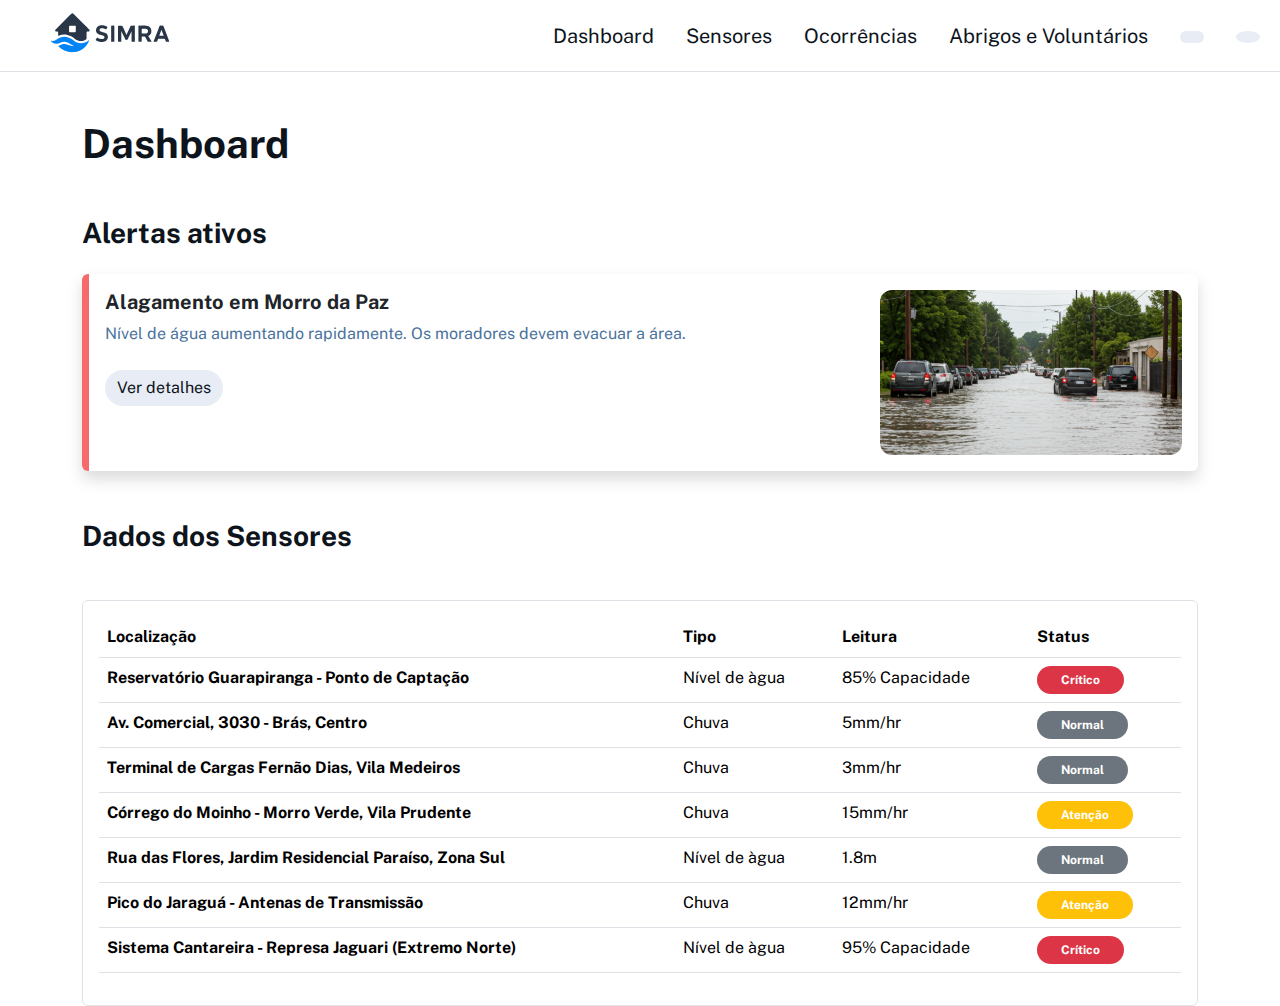
<file: index.html>
<!DOCTYPE html>
<html lang="pt-br">
<head>
    <meta charset="UTF-8">
    <meta name="viewport" content="width=device-width, initial-scale=1.0">
    <title>Simra</title>
    <link rel="stylesheet" href="css/style.css">
    <link href="https://cdn.jsdelivr.net/npm/bootstrap@5.3.3/dist/css/bootstrap.min.css" rel="stylesheet">
    <script src="https://cdn.jsdelivr.net/npm/bootstrap@5.3.3/dist/js/bootstrap.bundle.min.js"></script>
    <link rel="stylesheet" href="https://cdnjs.cloudflare.com/ajax/libs/font-awesome/6.6.0/css/all.min.css" integrity="sha512-Kc323vGBEqzTmouAECnVceyQqyqdsSiqLQISBL29aUW4U/M7pSPA/gEUZQqv1cwx4OnYxTxve5UMg5GT6L4JJg==" crossorigin="anonymous" referrerpolicy="no-referrer" />
    <link rel="preconnect" href="https://fonts.googleapis.com">
    <link rel="preconnect" href="https://fonts.gstatic.com" crossorigin>
    <link href="https://fonts.googleapis.com/css2?family=Inter:ital,opsz,wght@0,14..32,100..900;1,14..32,100..900&family=Public+Sans:ital,wght@0,100..900;1,100..900&display=swap" rel="stylesheet">
</head>

<body>

<div class="container-principal">

    <nav class="navbar navbar-expand-lg border-bottom">

        <div class="container-fluid">

          <a class="navbar-brand ms-2" href="#"><img src="img/logoSimra.svg" width="180" height="45" alt="Logo"></a>

          <div class="collapse navbar-collapse row-gap-5 justify-content-end" id="navbarNav">

                <ul class="navbar-nav d-flex align-items-center gap-3 fs-5">

                    <li class="nav-item">
                        <a class="nav-link"  href="#">Dashboard</a>
                    </li>
                    <li class="nav-item">
                        <a class="nav-link"  href="pages/sensores.html">Sensores</a>
                    </li>
                    <li class="nav-item">
                        <a class="nav-link" href="pages/ocorrencia.html">Ocorrências</a>
                    </li>
                    <li class="nav-item">
                        <a class="nav-link" href="pages/abrigosevoluntarios.html">Abrigos e Voluntários</a>
                    </li>
                    <li class="nav-item">
                        <a class="nav-link" href="#">
                            <button type="button" class="btn btn-secondary btn-md border-0 rounded">
                                <i class="fa-regular fa-bell"></i>
                            </button>
                        </a>
                    </li>

                    <li class="nav-item">
                        <a class="nav-link" href="#">
                            <button type="button" class="btn btn-secondary btn-md border-0 rounded-circle">
                                <i class="fa-regular fa-user"></i>
                            </button>
                        </a>
                    </li>
        
                </ul>

          </div>
          
        </div>
    </nav>


    <div class="container dashboard mt-5">
    <h1 class="fw-bold texto-principal">Dashboard</h1>
    <h2 class="fw-bold fs-3 texto-principal mt-5 mb-4">Alertas ativos</h2>

        <div class="d-flex alerta p-3 shadow rounded">
            <div>
              <h5 class="fw-bold mb-2">Alagamento em Morro da Paz</h5>
              <p class="texto-secundario mb-4">
                Nível de água aumentando rapidamente. Os moradores devem evacuar a área.
              </p>
              <button class="btn btn-secondary btn-md border-0 rounded-pill">Ver detalhes</button>
            </div>
            <img src="img/morrodapaz.svg"Alerta de alagamento"
                 class="ms-auto rounded" style="object-fit: cover;">
          </div>

        <div class="sensores">

            <h2 class="fw-bold fs-3 texto-principal my-5">Dados dos Sensores</h2>

            <div class="border p-3 rounded">

                <table class="table table-hover">
                    <thead>
                    <tr>
                        <th scope="col">Localização</th>
                        <th scope="col">Tipo</th>
                        <th scope="col">Leitura</th>
                        <th scope="col">Status</th>
                    </tr>
                    </thead>
                    <tbody>
                    <tr>
                        <th scope="row">Reservatório Guarapiranga - Ponto de Captação
                        </th>
                        <td>Nível de àgua</td>
                        <td>85% Capacidade</td>
                        <td><span class="badge rounded-pill bg-danger px-4 py-2">Crítico</span></td>
                    </tr>
                    <tr>
                        <th scope="row">Av. Comercial, 3030 - Brás, Centro
                        </th>
                        <td>Chuva</td>
                        <td>5mm/hr</td>
                        <td><span class="badge rounded-pill bg-secondary px-4 py-2">Normal</span></td>
                    </tr>
                    <tr>
                        <th scope="row">Terminal de Cargas Fernão Dias, Vila Medeiros
                        </th>
                        <td class="texo-secundario">Chuva</td>
                        <td>3mm/hr</td>
                        <td><span class="badge rounded-pill bg-secondary px-4 py-2">Normal</span></td>
                    </tr>
                    <tr>
                        <th scope="row">Córrego do Moinho - Morro Verde, Vila Prudente
                        </th>
                        <td>Chuva</td>
                        <td>15mm/hr</td>
                        <td><span class="badge rounded-pill bg-warning px-4 py-2">Atenção</span></td>
                    </tr>
                    <tr>
                        <th scope="row">Rua das Flores, Jardim Residencial Paraíso, Zona Sul
                        </th>
                        <td class="texo-secundario">Nível de àgua</td>
                        <td>1.8m</td>
                        <td><span class="badge rounded-pill bg-secondary px-4 py-2">Normal</span></td>
                    </tr>
                    <tr>
                        <th scope="row">Pico do Jaraguá - Antenas de Transmissão
                        </th>
                        <td class="texo-secundario">Chuva</td>
                        <td>12mm/hr</td>
                        <td><span class="badge rounded-pill bg-warning px-4 py-2">Atenção</span></td>
                    </tr>
                    <tr>
                        <th scope="row">Sistema Cantareira - Represa Jaguari (Extremo Norte)</th>
                        <td class="texo-secundario">Nível de àgua</td>
                        <td>95% Capacidade</td>
                        <td><span class="badge rounded-pill bg-danger px-4 py-2">Crítico</span></td>
                    </tr>
                    </tbody>
                </table>

            </div>


        </div>



        </div>




    </div>

</div>

</body>

</html>
</file>
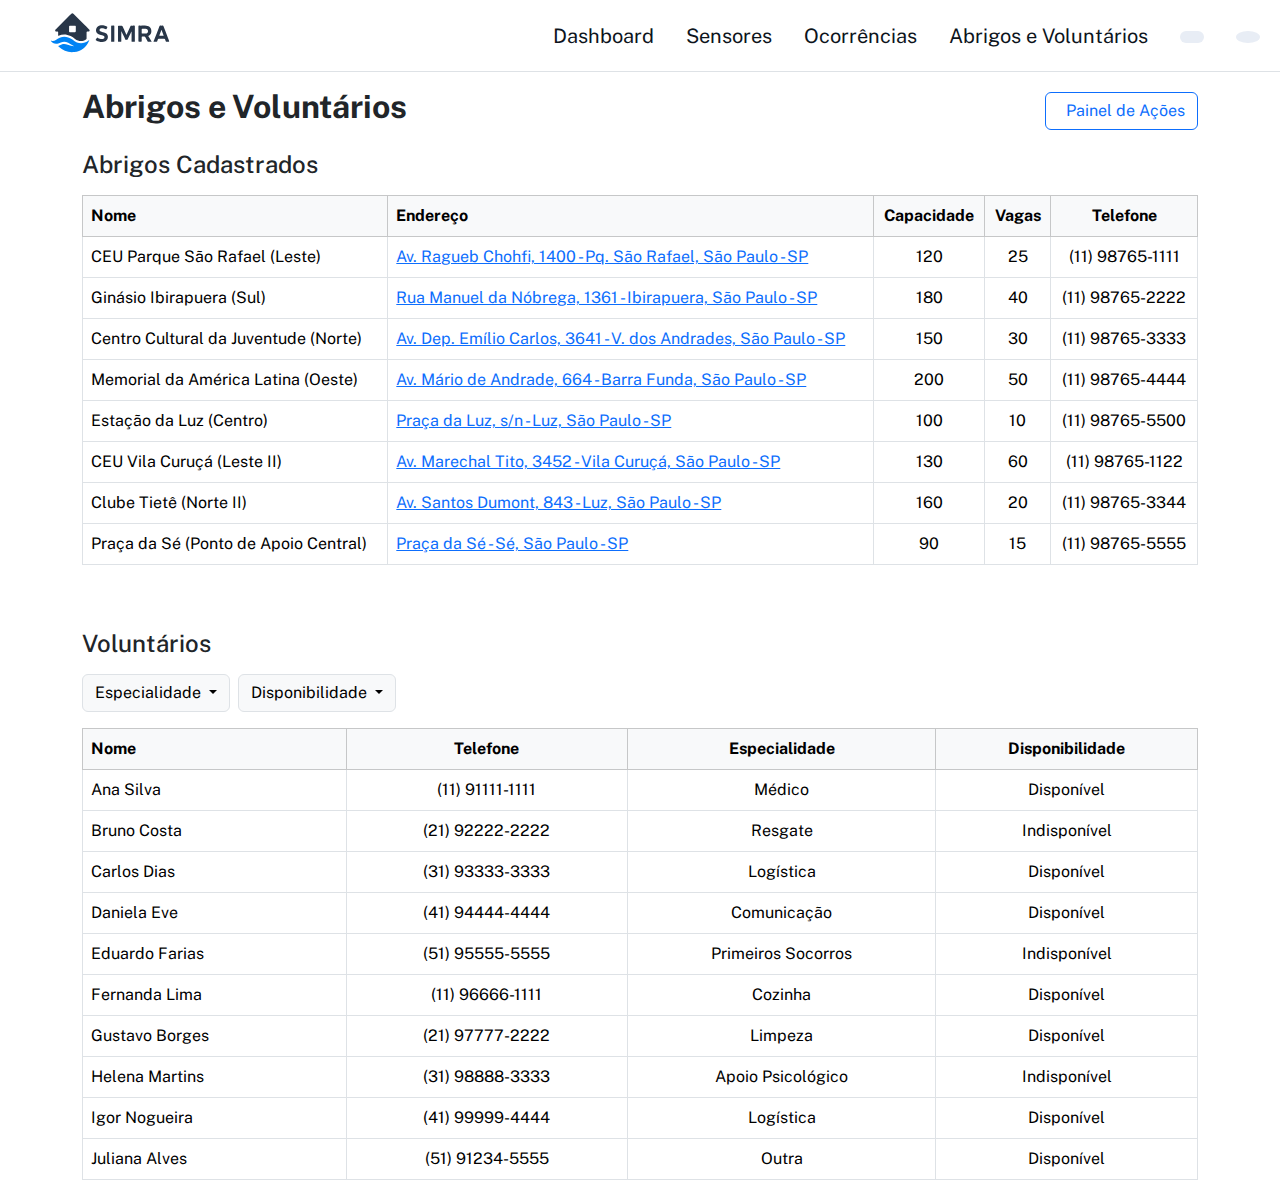
<file: pages/abrigosevoluntarios.html>
<!DOCTYPE html>
<html lang="pt-br">
<head>
    <meta charset="UTF-8">
    <meta name="viewport" content="width=device-width, initial-scale=1.0">
    <title>Abrigos e Voluntários</title>
    <link rel="stylesheet" href="../css/style.css">
    <link href="https://cdn.jsdelivr.net/npm/bootstrap@5.3.3/dist/css/bootstrap.min.css" rel="stylesheet">
    <script src="https://cdn.jsdelivr.net/npm/bootstrap@5.3.3/dist/js/bootstrap.bundle.min.js"></script>
    <script src="../js/abrigoevoluntarios.js"></script>
    <link rel="stylesheet" href="https://cdnjs.cloudflare.com/ajax/libs/font-awesome/6.6.0/css/all.min.css" integrity="sha512-Kc323vGBEqzTmouAECnVceyQqyqdsSiqLQISBL29aUW4U/M7pSPA/gEUZQqv1cwx4OnYxTxve5UMg5GT6L4JJg==" crossorigin="anonymous" referrerpolicy="no-referrer" />
    <link rel="preconnect" href="https://fonts.googleapis.com">
    <link rel="preconnect" href="https://fonts.gstatic.com" crossorigin>
    <link href="https://fonts.googleapis.com/css2?family=Inter:ital,opsz,wght@0,14..32,100..900;1,14..32,100..900&family=Public+Sans:ital,wght@0,100..900;1,100..900&display=swap" rel="stylesheet">
    </head>
<body>

    <div class="container-abrigosevoluntarios">
        <nav class="navbar navbar-expand-lg border-bottom">
            <div class="container-fluid">
                <a class="navbar-brand ms-2" href="#"><img src="../img/logoSimra.svg" width="180" height="45" alt="Logo SIMRA"></a>
                <button class="navbar-toggler" type="button" data-bs-toggle="collapse" data-bs-target="#navbarNav" aria-controls="navbarNav" aria-expanded="false" aria-label="Toggle navigation">
                    <span class="navbar-toggler-icon"></span>
                </button>
                <div class="collapse navbar-collapse justify-content-end" id="navbarNav">
                    <ul class="navbar-nav d-flex align-items-center gap-3 fs-5">
                        <li class="nav-item"><a class="nav-link" href="../index.html">Dashboard</a></li>
                        <li class="nav-item"><a class="nav-link" href="../pages/sensores.html">Sensores</a></li>
                        <li class="nav-item"><a class="nav-link" href="../pages/ocorrencia.html">Ocorrências</a></li>
                        <li class="nav-item"><a class="nav-link active" aria-current="page" href="../pages/abrigosevoluntarios.html">Abrigos e Voluntários</a></li>
                        <li class="nav-item">
                            <a class="nav-link" href="#">
                                <button type="button" class="btn btn-secondary btn-md border-0 rounded"><i class="fa-regular fa-bell"></i></button>
                            </a>
                        </li>
                        <li class="nav-item">
                            <a class="nav-link" href="#">
                                <button type="button" class="btn btn-secondary btn-md border-0 rounded-circle"><i class="fa-regular fa-user"></i></button>
                            </a>
                        </li>
                    </ul>
                </div>
            </div>
        </nav>

        <div class="container mt-3">
            <div class="d-flex justify-content-between align-items-center mb-3">
                <h2 class="fw-bold">Abrigos e Voluntários</h2>
                <button class="btn btn-outline-primary" type="button" data-bs-toggle="offcanvas" data-bs-target="#managementOffcanvas" aria-controls="managementOffcanvas">
                    <i class="fas fa-bars me-2"></i>Painel de Ações
                </button>
            </div>

            <h4 class="mb-3">Abrigos Cadastrados</h4>
            <div class="table-responsive mb-5">
                <table class="table table-bordered table-hover rounded-3 text-dark">
                    <thead class="table-light">
                        <tr>
                            <th>Nome</th>
                            <th>Endereço</th>
                            <th>Capacidade</th>
                            <th>Vagas</th>
                            <th>Telefone</th>
                        </tr>
                    </thead>
                    <tbody id="sheltersTableBody"></tbody>
                </table>
            </div>

            <h4 class="mb-3">Voluntários</h4>
            <div class="d-flex justify-content-between align-items-center mb-3">
                <div class="d-flex gap-2">
                    <div class="dropdown">
                        <button id="specialtyFilterButton" class="btn btn-light dropdown-toggle border" type="button" data-bs-toggle="dropdown" aria-expanded="false">
                            Especialidade
                        </button>
                        <ul id="specialtyDropdownMenu" class="dropdown-menu">
                            <li><a class="dropdown-item" href="#">Todos</a></li>
                            <li><a class="dropdown-item" href="#">Médico</a></li>
                            <li><a class="dropdown-item" href="#">Resgate</a></li>
                            <li><a class="dropdown-item" href="#">Logística</a></li>
                            <li><a class="dropdown-item" href="#">Communication</a></li>
                            <li><a class="dropdown-item" href="#">Primeiros Socorros</a></li>
                            <li><a class="dropdown-item" href="#">Cozinha</a></li>
                            <li><a class="dropdown-item" href="#">Limpeza</a></li>
                            <li><a class="dropdown-item" href="#">Apoio Psicológico</a></li>
                            <li><a class="dropdown-item" href="#">Outra</a></li>
                        </ul>
                    </div>
                    <div class="dropdown">
                        <button id="availabilityFilterButton" class="btn btn-light dropdown-toggle border" type="button" data-bs-toggle="dropdown" aria-expanded="false">
                            Disponibilidade
                        </button>
                        <ul id="availabilityDropdownMenu" class="dropdown-menu">
                            <li><a class="dropdown-item" href="#">Todos</a></li>
                            <li><a class="dropdown-item" href="#">Disponível</a></li>
                            <li><a class="dropdown-item" href="#">Indisponível</a></li>
                        </ul>
                    </div>
                </div>
                
            </div>
            <div class="table-responsive">
                <table class="table table-bordered table-hover align-middle">
                    <thead class="table-light">
                        <tr>
                            <th>Nome</th>
                            <th>Telefone</th>
                            <th>Especialidade</th>
                            <th>Disponibilidade</th>
                        </tr>
                    </thead>
                    <tbody id="volunteersTableBody"></tbody>
                </table>
            </div>
        </div>
    </div> <div class="offcanvas offcanvas-start" tabindex="-1" id="managementOffcanvas" aria-labelledby="managementOffcanvasLabel">
        <div class="offcanvas-header border-bottom">
            <h5 class="offcanvas-title" id="managementOffcanvasLabel"><i class="fas fa-cogs me-2"></i>Painel de Ações</h5>
            <button type="button" class="btn-close text-reset" data-bs-dismiss="offcanvas" aria-label="Close"></button>
        </div>
        <div class="offcanvas-body">
            <div class="mb-3">
                <h6 class="text-muted fw-bold mb-2">AÇÕES EM ABRIGOS</h6>
                <div class="d-grid gap-2">
                    <button type="button" class="btn btn-outline-primary text-start" id="btnListarAbrigosOffcanvas">
                        <i class="fas fa-list-alt fa-fw me-2"></i>Listar Abrigos (Atualizar)
                    </button>
                    <button type="button" class="btn btn-success text-start" data-bs-toggle="modal" data-bs-target="#modalNovoAbrigo">
                        <i class="fas fa-plus fa-fw me-2"></i>Registrar Novo Abrigo
                    </button>
                     <button type="button" class="btn btn-outline-danger text-start" id="btnRemoverAbrigoOffcanvas" disabled>
                        <i class="fas fa-trash-alt fa-fw me-2"></i>Remover Abrigo
                    </button>
                </div>
            </div>
            <hr>
            <div class="mb-3">
                <h6 class="text-muted fw-bold mb-2">GESTÃO DE PESSOAS EM ABRIGOS</h6>
                <div class="d-grid gap-2">
                    <button type="button" class="btn btn-outline-primary text-start" id="btnListarPessoasNoAbrigo" disabled>
                        <i class="fas fa-users fa-fw me-2"></i>Listar Pessoas em Abrigo
                    </button>
                    </div>
            </div>
            <hr>
            <div class="mb-3">
                <h6 class="text-muted fw-bold mb-2">AÇÕES EM VOLUNTÁRIOS</h6>
                <div class="d-grid gap-2">
                     <button type="button" class="btn btn-success text-start" id="btnAddVolunteerOffcanvas" data-bs-toggle="modal" data-bs-target="#modalNovoVoluntario">
                        <i class="fas fa-user-plus fa-fw me-2"></i>Adicionar Voluntário
                    </button>
                    <button type="button" class="btn btn-outline-danger text-start" id="btnRemoveVolunteerOffcanvas" disabled>
                        <i class="fas fa-user-minus fa-fw me-2"></i>Remover Voluntário
                    </button>
                </div>
            </div>
        </div>
    </div>

    <div class="modal fade" id="modalNovoAbrigo" tabindex="-1" aria-labelledby="modalNovoAbrigoLabel" aria-hidden="true">
        <div class="modal-dialog modal-lg">
            <div class="modal-content">
                <div class="modal-header">
                    <h5 class="modal-title" id="modalNovoAbrigoLabel">Registrar Novo Abrigo</h5>
                    <button type="button" class="btn-close" data-bs-dismiss="modal" aria-label="Close"></button>
                </div>
                <div class="modal-body">
                    <form id="formNovoAbrigo">
                        <div class="mb-3">
                            <label for="shelterName" class="form-label">Nome do Abrigo <span class="text-danger">*</span></label>
                            <input type="text" class="form-control" id="shelterName" required>
                        </div>
                        <div class="mb-3">
                            <label for="shelterAddress" class="form-label">Endereço Completo <span class="text-danger">*</span></label>
                            <input type="text" class="form-control" id="shelterAddress" required>
                        </div>
                        <div class="row">
                            <div class="col-md-6 mb-3">
                                <label for="shelterCapacity" class="form-label">Capacidade Total <span class="text-danger">*</span></label>
                                <input type="number" class="form-control" id="shelterCapacity" required min="0">
                            </div>
                            <div class="col-md-6 mb-3">
                                <label for="shelterVacancies" class="form-label">Vagas Disponíveis <span class="text-danger">*</span></label>
                                <input type="number" class="form-control" id="shelterVacancies" required min="0">
                            </div>
                        </div>
                        <div class="mb-3">
                            <label for="shelterPhone" class="form-label">Telefone</label>
                            <input type="tel" class="form-control" id="shelterPhone" placeholder="(XX) XXXXX-XXXX">
                        </div>
                        <div class="modal-footer">
                            <button type="button" class="btn btn-outline-secondary" data-bs-dismiss="modal">Fechar</button>
                            <button type="submit" class="btn btn-primary">Registrar Abrigo</button>
                        </div>
                    </form>
                </div>
            </div>
        </div>
    </div>

    <div class="modal fade" id="modalNovoVoluntario" tabindex="-1" aria-labelledby="modalNovoVoluntarioLabel" aria-hidden="true">
        <div class="modal-dialog modal-lg">
            <div class="modal-content">
                <div class="modal-header">
                    <h5 class="modal-title" id="modalNovoVoluntarioLabel">Adicionar Novo Voluntário</h5>
                    <button type="button" class="btn-close" data-bs-dismiss="modal" aria-label="Close"></button>
                </div>
                <div class="modal-body">
                    <form id="formNovoVoluntario">
                        <div class="mb-3">
                            <label for="volunteerName" class="form-label">Nome Completo <span class="text-danger">*</span></label>
                            <input type="text" class="form-control" id="volunteerName" required>
                        </div>
                        <div class="mb-3">
                            <label for="volunteerPhone" class="form-label">Telefone <span class="text-danger">*</span></label>
                            <input type="tel" class="form-control" id="volunteerPhone" placeholder="(XX) XXXXX-XXXX" required>
                        </div>
                        <div class="mb-3">
                            <label for="volunteerSpecialty" class="form-label">Especialidade <span class="text-danger">*</span></label>
                            <select class="form-select" id="volunteerSpecialty" required>
                                <option selected disabled value="">Selecione...</option>
                                <option value="Médico">Médico</option>
                                <option value="Resgate">Resgate</option>
                                <option value="Logística">Logística</option>
                                <option value="Communication">Comunicação</option>
                                <option value="Primeiros Socorros">Primeiros Socorros</option>
                                <option value="Cozinha">Cozinha</option>
                                <option value="Limpeza">Limpeza</option>
                                <option value="Apoio Psicológico">Apoio Psicológico</option>
                                <option value="Outra">Outra</option>
                            </select>
                        </div>
                        <div class="mb-3">
                            <label for="volunteerAvailability" class="form-label">Disponibilidade <span class="text-danger">*</span></label>
                            <select class="form-select" id="volunteerAvailability" required>
                                <option selected disabled value="">Selecione...</option>
                                <option value="Disponível">Disponível</option>
                                <option value="Indisponível">Indisponível</option>
                            </select>
                        </div>
                        <div class="modal-footer">
                            <button type="button" class="btn btn-outline-secondary" data-bs-dismiss="modal">Fechar</button>
                            <button type="submit" class="btn btn-primary">Adicionar Voluntário</button>
                        </div>
                    </form>
                </div>
            </div>
        </div>
    </div>

    <div class="modal fade" id="modalListarPessoas" tabindex="-1" aria-labelledby="modalListarPessoasLabel" aria-hidden="true">
    <div class="modal-dialog modal-lg modal-dialog-scrollable">
        <div class="modal-content">
            <div class="modal-header">
                <h5 class="modal-title" id="modalListarPessoasLabel">Pessoas no Abrigo: <span id="listarPessoasAbrigoNome"></span></h5>
                <button type="button" class="btn-close" data-bs-dismiss="modal" aria-label="Close"></button>
            </div>
            <div class="modal-body">
                <p><strong id="totalPessoasNoAbrigo"></strong></p>
                <ul id="listaPessoasAbrigo" class="list-group">
                    </ul>
            </div>
            <div class="modal-footer">
                <button type="button" class="btn btn-secondary" data-bs-dismiss="modal">Fechar</button>
            </div>
        </div>
    </div>
</div>

<div class="modal fade" id="modalSelecionarAbrigoParaListarPessoas" tabindex="-1" aria-labelledby="modalSelecionarAbrigoLabel" aria-hidden="true">
    <div class="modal-dialog">
        <div class="modal-content">
            <div class="modal-header">
                <h5 class="modal-title" id="modalSelecionarAbrigoLabel">Selecionar Abrigo</h5>
                <button type="button" class="btn-close" data-bs-dismiss="modal" aria-label="Close"></button>
            </div>
            <div class="modal-body">
                <p>Por favor, selecione o abrigo para ver a lista de pessoas:</p>
                <select class="form-select" id="selectAbrigoParaListarPessoas">
                    </select>
                <div id="semAbrigosParaSelecionar" class="text-danger mt-2" style="display: none;">Nenhum abrigo cadastrado para selecionar.</div>
            </div>
            <div class="modal-footer">
                <button type="button" class="btn btn-secondary" data-bs-dismiss="modal">Cancelar</button>
                <button type="button" class="btn btn-primary" id="btnConfirmarSelecaoAbrigoParaListarPessoas">Ver Pessoas</button>
            </div>
        </div>
    </div>
</div>

<div class="modal fade" id="modalSelecionarAbrigoParaExcluir" tabindex="-1" aria-labelledby="modalSelecionarAbrigoExcluirLabel" aria-hidden="true">
    <div class="modal-dialog">
        <div class="modal-content">
            <div class="modal-header">
                <h5 class="modal-title" id="modalSelecionarAbrigoExcluirLabel">Selecionar Abrigo para Excluir</h5>
                <button type="button" class="btn-close" data-bs-dismiss="modal" aria-label="Close"></button>
            </div>
            <div class="modal-body">
                <p>Por favor, selecione o abrigo que deseja excluir:</p>
                <select class="form-select" id="selectAbrigoParaExcluir">
                    </select>
                <div id="semAbrigosParaExcluirMsg" class="text-danger mt-2" style="display: none;">Nenhum abrigo cadastrado para excluir.</div>
            </div>
            <div class="modal-footer">
                <button type="button" class="btn btn-secondary" data-bs-dismiss="modal">Cancelar</button>
                <button type="button" class="btn btn-danger" id="btnConfirmarExclusaoAbrigo">Excluir Abrigo Selecionado</button>
            </div>
        </div>
    </div>
</div>

<div class="modal fade" id="modalSelecionarVoluntarioParaExcluir" tabindex="-1" aria-labelledby="modalSelecionarVoluntarioExcluirLabel" aria-hidden="true">
    <div class="modal-dialog">
        <div class="modal-content">
            <div class="modal-header">
                <h5 class="modal-title" id="modalSelecionarVoluntarioExcluirLabel">Selecionar Voluntário para Excluir</h5>
                <button type="button" class="btn-close" data-bs-dismiss="modal" aria-label="Close"></button>
            </div>
            <div class="modal-body">
                <p>Por favor, selecione o voluntário que deseja excluir:</p>
                <select class="form-select" id="selectVoluntarioParaExcluir">
                    </select>
                <div id="semVoluntariosParaExcluirMsg" class="text-danger mt-2" style="display: none;">Nenhum voluntário cadastrado para excluir.</div>
            </div>
            <div class="modal-footer">
                <button type="button" class="btn btn-secondary" data-bs-dismiss="modal">Cancelar</button>
                <button type="button" class="btn btn-danger" id="btnConfirmarExclusaoVoluntario">Excluir Voluntário Selecionado</button>
            </div>
        </div>
    </div>
</div>


</body>
</html>
</file>
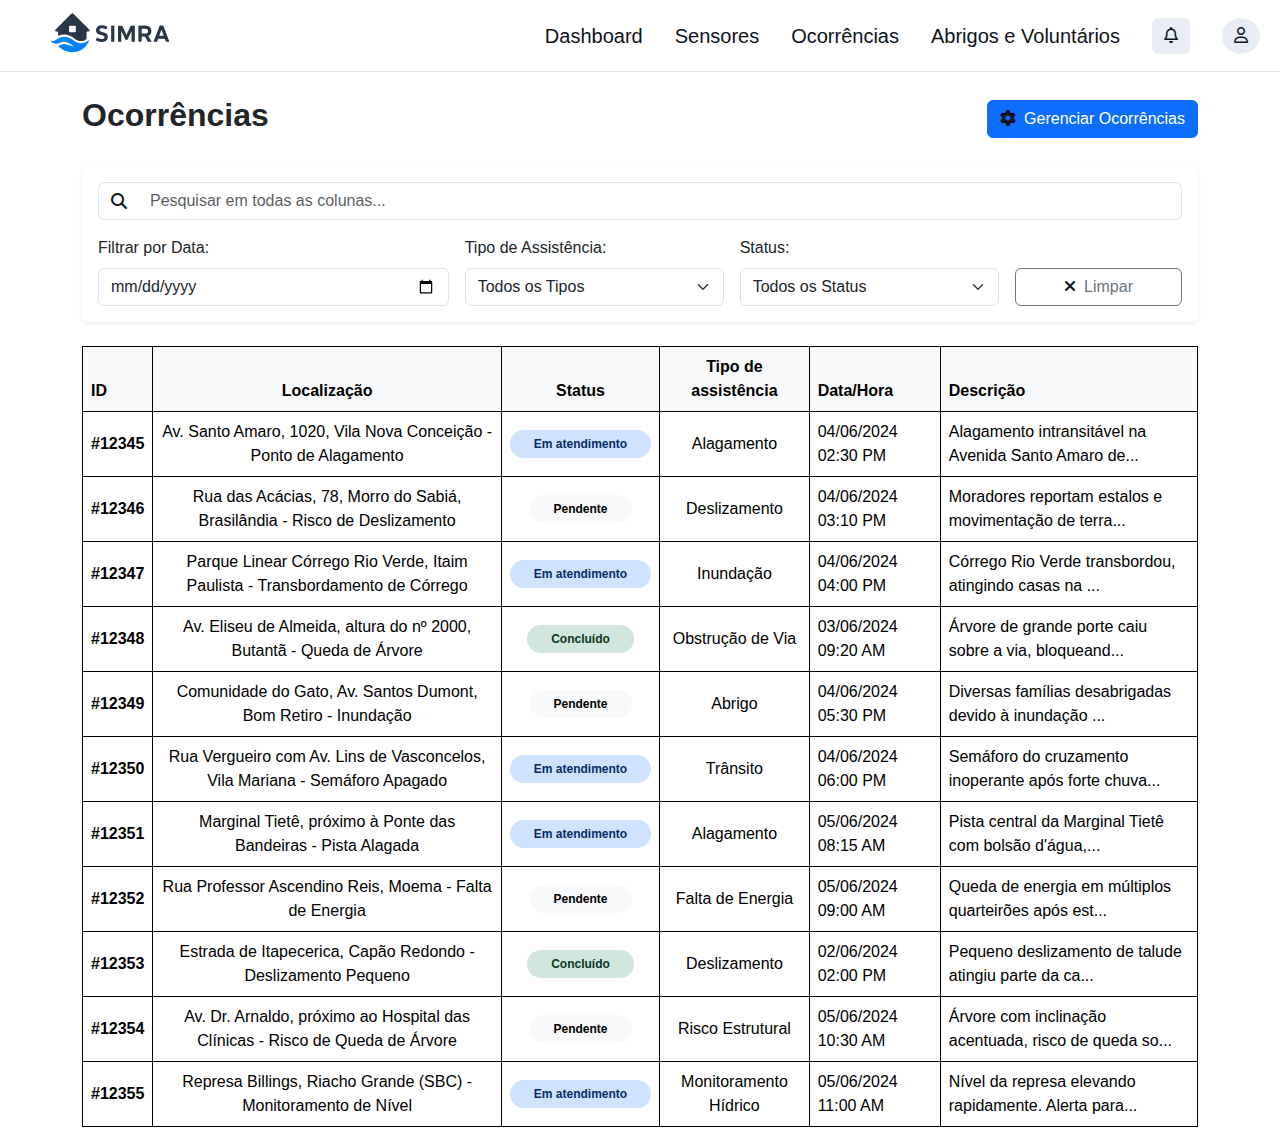
<file: pages/ocorrencia.html>
<!DOCTYPE html>
<html lang="pt-br">
<head>
    <meta charset="UTF-8">
    <meta name="viewport" content="width=device-width, initial-scale=1.0">
    <title>Ocorrências - SIMRA</title>
    <link href="https://cdn.jsdelivr.net/npm/bootstrap@5.3.3/dist/css/bootstrap.min.css" rel="stylesheet">
    <link rel="stylesheet" href="https://cdnjs.cloudflare.com/ajax/libs/font-awesome/6.6.0/css/all.min.css">
    <link rel="stylesheet" href="../css/style.css">
</head>
<body>

    <nav class="navbar navbar-expand-lg border-bottom bg-white sticky-top">
       
        <div class="container-fluid">
            <a class="navbar-brand ms-2" href="#"><img src="../img/logoSimra.svg" width="180" height="45" alt="Logo SIMRA"></a>
            <button class="navbar-toggler" type="button" data-bs-toggle="collapse" data-bs-target="#navbarNav" aria-controls="navbarNav" aria-expanded="false" aria-label="Toggle navigation">
                <span class="navbar-toggler-icon"></span>
            </button>
            <div class="collapse navbar-collapse justify-content-end" id="navbarNav">
                <ul class="navbar-nav d-flex align-items-center gap-3 fs-5">
                    <li class="nav-item"><a class="nav-link" href="../index.html">Dashboard</a></li>
                    <li class="nav-item"><a class="nav-link" href="../pages/sensores.html">Sensores</a></li>
                    <li class="nav-item"><a class="nav-link active" aria-current="page" href="../pages/ocorrencia.html">Ocorrências</a></li>
                    <li class="nav-item"><a class="nav-link" href="../pages/abrigosevoluntarios.html">Abrigos e Voluntários</a></li>
                    <li class="nav-item">
                        <a class="nav-link" href="#">
                            <button type="button" class="btn btn-secondary btn-md border-0 rounded"><i class="fa-regular fa-bell"></i></button>
                        </a>
                    </li>
                    <li class="nav-item">
                        <a class="nav-link" href="#">
                            <button type="button" class="btn btn-secondary btn-md border-0 rounded-circle"><i class="fa-regular fa-user"></i></button>
                        </a>
                    </li>
                </ul>
            </div>
        </div>
    </nav>

    <div class="container mt-4">
        <div class="d-flex justify-content-between align-items-center mb-4">
            <h1 class="h2 fw-bold">Ocorrências</h1>
            <button type="button" class="btn btn-primary" id="btnAbrirPainelOcorrencias" data-bs-toggle="offcanvas" data-bs-target="#ocorrenciasOffcanvas" aria-controls="ocorrenciasOffcanvas">
                <i class="fas fa-cog me-1"></i> Gerenciar Ocorrências
            </button>
        </div>

        <div class="p-3 bg-white rounded shadow-sm mb-4">
           
            <div class="input-group mb-3">
                <span class="input-group-text bg-transparent border-end-0"><i class="fas fa-search"></i></span>
                <input type="search" class="form-control border-start-0" placeholder="Pesquisar em todas as colunas..." aria-label="Search" id="searchOcorrenciasInput">
            </div>

            
            <div class="row g-3">
                <div class="col-md-4">
                    <label for="filtroDataOcorrencia" class="form-label">Filtrar por Data:</label>
                    <input type="date" class="form-control" id="filtroDataOcorrencia">
                </div>
                <div class="col-md-3">
                    <label for="filtroTipoAssistencia" class="form-label">Tipo de Assistência:</label>
                    <select class="form-select" id="filtroTipoAssistencia">
                        <option selected value="">Todos os Tipos</option>
                        
                    </select>
                </div>
                <div class="col-md-3">
                    <label for="filtroStatusOcorrencia" class="form-label">Status:</label>
                    <select class="form-select" id="filtroStatusOcorrencia">
                        <option selected value="">Todos os Status</option>
                        <option value="Pendente">Pendente</option>
                        <option value="Em atendimento">Em atendimento</option>
                        <option value="Concluído">Concluído</option>
                    </select>
                </div>
                <div class="col-md-2 d-flex align-items-end">
                    <button class="btn btn-outline-secondary w-100" type="button" id="btnLimparFiltrosOcorrencias">
                        <i class="fas fa-times me-1"></i> Limpar
                    </button>
                </div>
            </div>
        </div>

        <div class="table-responsive">
            <table class="table table-hover align-middle">
                <thead class="table-light">
                    <tr>
                        <th scope="col">ID</th>
                        <th scope="col">Localização</th>
                        <th scope="col">Status</th>
                        <th scope="col">Tipo de assistência</th>
                        <th scope="col">Data/Hora</th>
                        <th scope="col">Descrição</th>
                    </tr>
                </thead>
                <tbody id="occurrencesTableBody">
                </tbody>
            </table>
        </div>
    </div>

 
    <div class="offcanvas offcanvas-end" tabindex="-1" id="ocorrenciasOffcanvas" aria-labelledby="ocorrenciasOffcanvasLabel">
        <div class="offcanvas-header border-bottom">
            <h5 class="offcanvas-title" id="ocorrenciasOffcanvasLabel"><i class="fas fa-cogs me-2"></i>Gerenciar Ocorrências</h5>
            <button type="button" class="btn-close" data-bs-dismiss="offcanvas" aria-label="Close"></button>
        </div>
        <div class="offcanvas-body">
            <div class="d-grid gap-2">
                <button type="button" class="btn btn-success text-start" data-bs-toggle="modal" data-bs-target="#modalNovaOcorrencia">
                    <i class="fas fa-plus fa-fw me-2"></i>Registrar Nova Ocorrência
                </button>
                <button type="button" class="btn btn-outline-primary text-start" id="btnAtualizarListaOcorrencias">
                    <i class="fas fa-sync-alt fa-fw me-2"></i>Atualizar Lista
                </button>
            </div>
        </div>
    </div>
    <div class="modal fade" id="modalNovaOcorrencia" tabindex="-1" aria-labelledby="modalNovaOcorrenciaLabel" aria-hidden="true">
        <div class="modal-dialog modal-lg">
            <div class="modal-content">
                <div class="modal-header">
                    <h5 class="modal-title" id="modalNovaOcorrenciaLabel">Registrar Nova Ocorrência</h5>
                    <button type="button" class="btn-close" data-bs-dismiss="modal" aria-label="Close"></button>
                </div>
                <div class="modal-body">
                    <form id="formNovaOcorrencia">
                        <div class="mb-3">
                            <label for="ocorrenciaLocalizacao" class="form-label">Localização <span class="text-danger">*</span></label>
                            <input type="text" class="form-control" id="ocorrenciaLocalizacao" required>
                        </div>
                        <div class="row">
                            <div class="col-md-6 mb-3">
                                <label for="ocorrenciaTipoAssistencia" class="form-label">Tipo de Assistência <span class="text-danger">*</span></label>
                                <select class="form-select" id="ocorrenciaTipoAssistencia" required>
                                    <option selected disabled value="">Selecione...</option>
                                    <option value="Alagamento">Alagamento</option>
                                    <option value="Deslizamento">Deslizamento</option>
                                    <option value="Inundação">Inundação</option>
                                    <option value="Obstrução de Via">Obstrução de Via</option>
                                    <option value="Falta de Energia">Falta de Energia</option>
                                    <option value="Risco Estrutural">Risco Estrutural</option>
                                    <option value="Monitoramento Hídrico">Monitoramento Hídrico</option>
                                    <option value="Médica">Médica</option>
                                    <option value="Resgate">Resgate</option>
                                    <option value="Evacuação">Evacuação</option>
                                    <option value="Abrigo">Abrigo</option>
                                    <option value="Comida">Comida</option>
                                    <option value="Água">Água</option>
                                    <option value="Segurança">Segurança</option>
                                    <option value="Trânsito">Trânsito</option>
                                    <option value="Outro">Outro</option>
                                </select>
                            </div>
                            <div class="col-md-6 mb-3">
                                <label for="ocorrenciaStatus" class="form-label">Status <span class="text-danger">*</span></label>
                                <select class="form-select" id="ocorrenciaStatus" required>
                                    <option value="Pendente" selected>Pendente</option>
                                    <option value="Em atendimento">Em atendimento</option>
                                    <option value="Concluído">Concluído</option>
                                </select>
                            </div>
                        </div>
                         <div class="mb-3">
                            <label for="ocorrenciaDataHora" class="form-label">Data/Hora da Ocorrência <span class="text-danger">*</span></label>
                            <input type="datetime-local" class="form-control" id="ocorrenciaDataHora" required>
                        </div>
                        <div class="mb-3">
                            <label class="form-label mb-1">Equipes a Alocar:</label>
                            <div id="checkboxesEquipesAlocadasContainer" class="border p-2 rounded" style="max-height: 150px; overflow-y: auto;">
                                <small class="text-muted">Carregando equipes...</small>
                            </div>
                        </div>
                        <div class="mb-3">
                            <label for="ocorrenciaDescricao" class="form-label">Descrição <span class="text-danger">*</span></label>
                            <textarea class="form-control" id="ocorrenciaDescricao" rows="3" required></textarea>
                        </div>
                        <div class="modal-footer">
                            <button type="button" class="btn btn-outline-secondary" data-bs-dismiss="modal">Fechar</button>
                            <button type="submit" class="btn btn-primary">Registrar Ocorrência</button>
                        </div>
                    </form>
                </div>
            </div>
        </div>
    </div>
    <div class="modal fade" id="modalDetalhesOcorrencia" tabindex="-1" aria-labelledby="modalDetalhesOcorrenciaLabel" aria-hidden="true">
        <div class="modal-dialog modal-lg modal-dialog-scrollable">
            <div class="modal-content">
                <div class="modal-header">
                    <h5 class="modal-title" id="modalDetalhesOcorrenciaLabel">Detalhes da Ocorrência</h5>
                    <button type="button" class="btn-close" data-bs-dismiss="modal" aria-label="Close"></button>
                </div>
                <div class="modal-body">
                    <dl class="row">
                        <dt class="col-sm-3">ID da Ocorrência:</dt>
                        <dd class="col-sm-9" id="detalheOcorrenciaId"></dd>
                        <dt class="col-sm-3">Localização:</dt>
                        <dd class="col-sm-9" id="detalheOcorrenciaLocalizacao"></dd>
                        <dt class="col-sm-3">Status Atual:</dt>
                        <dd class="col-sm-9"><span id="detalheOcorrenciaStatus" class="badge"></span></dd>
                        <dt class="col-sm-3">Tipo de Assistência:</dt>
                        <dd class="col-sm-9" id="detalheOcorrenciaTipoAssistencia"></dd>
                        <dt class="col-sm-3">Data/Hora Registrada:</dt>
                        <dd class="col-sm-9" id="detalheOcorrenciaDataHora"></dd>
                        <dt class="col-sm-3">Equipes Alocadas:</dt>
                        <dd class="col-sm-9" id="detalheOcorrenciaEquipes"></dd>
                        <dt class="col-sm-3">Descrição Completa:</dt>
                        <dd class="col-sm-9">
                            <p id="detalheOcorrenciaDescricao" style="white-space: pre-wrap; word-wrap: break-word;"></p>
                        </dd>
                    </dl>
                </div>
                <div class="modal-footer">
                    <button type="button" class="btn btn-secondary" data-bs-dismiss="modal">Fechar</button>
                    <button type="button" class="btn btn-primary" id="btnEditarOcorrenciaNoModalDetalhes">Editar Ocorrência</button> 
                </div>
            </div>
        </div>
    </div>


    <script src="https://cdn.jsdelivr.net/npm/bootstrap@5.3.3/dist/js/bootstrap.bundle.min.js"></script>
    <script src="../js/ocorrencia.js"></script>
</body>
</html>
</file>
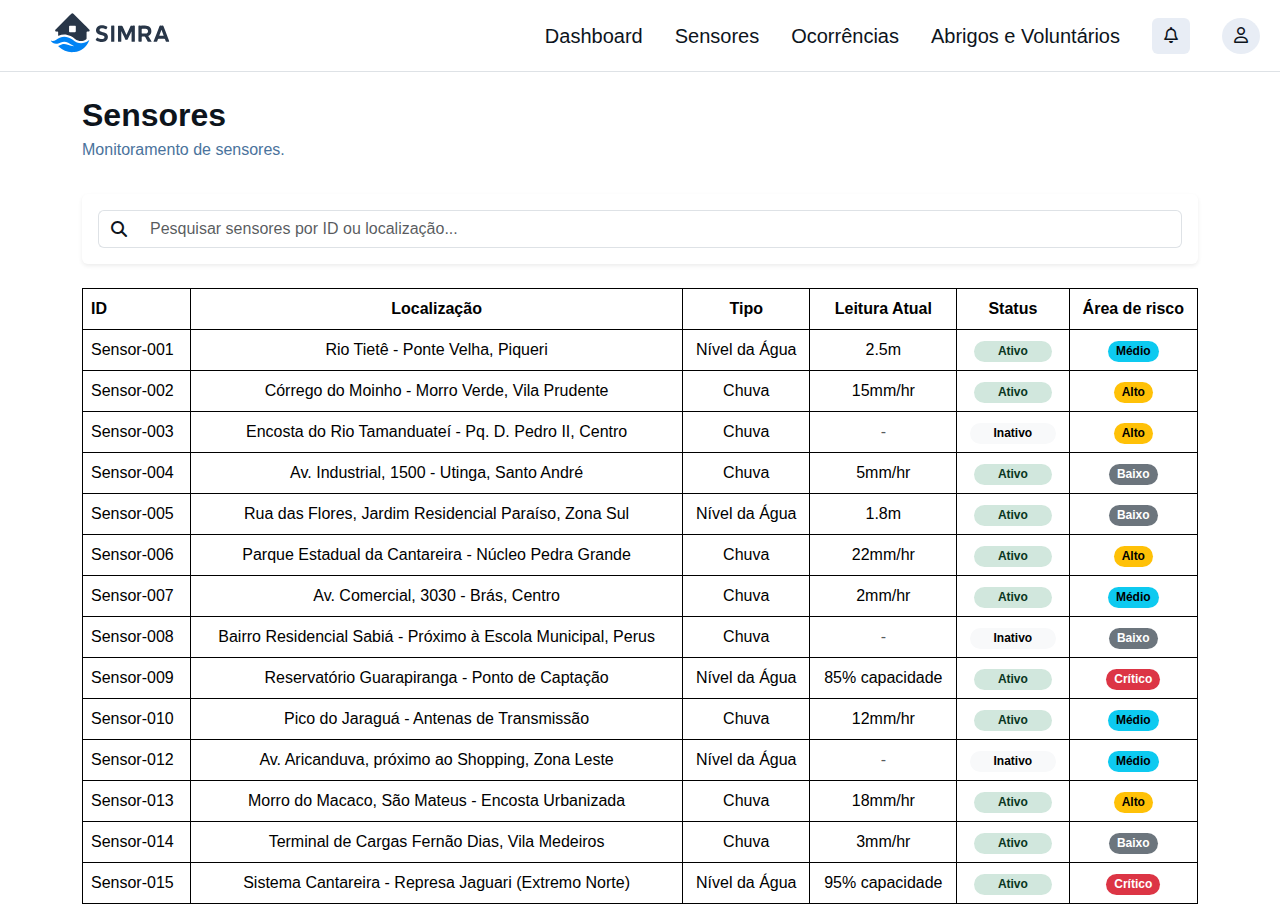
<file: pages/sensores.html>
<!DOCTYPE html>
<html lang="pt-br">
<head>
    <meta charset="UTF-8">
    <meta name="viewport" content="width=device-width, initial-scale=1.0">
    <title>Sensores - SIMRA</title>
    <link href="https://cdn.jsdelivr.net/npm/bootstrap@5.3.3/dist/css/bootstrap.min.css" rel="stylesheet">
    <link rel="stylesheet" href="https://cdnjs.cloudflare.com/ajax/libs/font-awesome/6.6.0/css/all.min.css">
    <link rel="stylesheet" href="../css/style.css"> 
</head>
<body>

    <nav class="navbar navbar-expand-lg border-bottom bg-white sticky-top">
        <div class="container-fluid">
            <a class="navbar-brand ms-2" href="#"><img src="../img/logoSimra.svg" width="180" height="45" alt="Logo SIMRA"></a>
            <button class="navbar-toggler" type="button" data-bs-toggle="collapse" data-bs-target="#navbarNav" aria-controls="navbarNav" aria-expanded="false" aria-label="Toggle navigation">
                <span class="navbar-toggler-icon"></span>
            </button>
            <div class="collapse navbar-collapse justify-content-end" id="navbarNav">
                <ul class="navbar-nav d-flex align-items-center gap-3 fs-5">
                    <li class="nav-item"><a class="nav-link" href="../index.html">Dashboard</a></li>
                    <li class="nav-item"><a class="nav-link active" aria-current="page" href="../pages/sensores.html">Sensores</a></li>
                    <li class="nav-item"><a class="nav-link" href="../pages/ocorrencia.html">Ocorrências</a></li>
                    <li class="nav-item"><a class="nav-link" href="../pages/abrigosevoluntarios.html">Abrigos e Voluntários</a></li>
                    <li class="nav-item">
                        <a class="nav-link" href="#">
                            <button type="button" class="btn btn-secondary btn-md border-0 rounded"><i class="fa-regular fa-bell"></i></button>
                        </a>
                    </li>
                    <li class="nav-item">
                        <a class="nav-link" href="#">
                            <button type="button" class="btn btn-secondary btn-md border-0 rounded-circle"><i class="fa-regular fa-user"></i></button>
                        </a>
                    </li>
                </ul>
            </div>
        </div>
    </nav>

    <div class="container mt-4">
        <div class="d-flex justify-content-between align-items-center mb-3">
            <div>
                <h1 class="h2 fw-bold mb-1 texto-principal">Sensores</h1>
                <p class="texto-secundario">Monitoramento de sensores.</p>
            </div>

        </div>

        <div class="mb-4 p-3 bg-white rounded shadow-sm">
            <div class="input-group">
                <span class="input-group-text bg-transparent border-end-0"><i class="fas fa-search"></i></span>
                <input type="search" class="form-control border-start-0" placeholder="Pesquisar sensores por ID ou localização..." aria-label="Search" id="searchSensoresInput">
            </div>
        </div>

        <div class="table-responsive">
            <table class="table table-hover align-middle">
                <thead>
                    <tr>
                        <th scope="col">ID</th>
                        <th scope="col">Localização</th>
                        <th scope="col">Tipo</th>
                        <th scope="col">Leitura Atual</th>
                        <th scope="col" class="text-center">Status</th> 
                        <th scope="col" class="text-center">Área de risco</th> 
                    </tr>
                </thead>
                <tbody id="sensorsTableBody">
                
                </tbody>
            </table>
        </div>
    </div>

    <div class="modal fade" id="modalDetalhesSensor" tabindex="-1" aria-labelledby="modalDetalhesSensorLabel" aria-hidden="true">
        <div class="modal-dialog modal-xl modal-dialog-scrollable">
            <div class="modal-content">
                <div class="modal-header">
                    <h5 class="modal-title" id="modalDetalhesSensorLabel">Detalhes</h5>
                    <button type="button" class="btn-close" data-bs-dismiss="modal" aria-label="Close"></button>
                </div>
                <div class="modal-body">
                    <div class="row">
                        <div class="col-md-6">
                            <h6>Informações Gerais</h6>
                            <dl class="row">
                                <dt class="col-sm-4">ID do Sensor:</dt>
                                <dd class="col-sm-8" id="detalheSensorId"></dd>
                                <dt class="col-sm-4">Localização:</dt>
                                <dd class="col-sm-8" id="detalheSensorLocalizacao"></dd>
                                <dt class="col-sm-4">Tipo:</dt>
                                <dd class="col-sm-8" id="detalheSensorTipo"></dd>
                                <dt class="col-sm-4">Leitura Atual:</dt>
                                <dd class="col-sm-8" id="detalheSensorLeituraAtual"></dd>
                                <dt class="col-sm-4">Status:</dt>
                                <dd class="col-sm-8"><span id="detalheSensorStatus" class="badge"></span></dd>
                                <dt class="col-sm-4">Área de Risco:</dt>
                                <dd class="col-sm-8" id="detalheSensorAreaRisco"></dd>
                            </dl>
                        </div>
                        <div class="col-md-6">
                            <h6>Observações</h6>
                            <p id="detalheSensorObservacoes" class="text-muted">Nenhuma observação adicional no momento.</p>
                        </div>
                    </div>
                    <hr>
                    <h6>Histórico de Leituras</h6>
                    <div id="detalheSensorHistoricoLeituras" class="list-group list-group-flush mb-3" style="max-height: 200px; overflow-y: auto;">
                        
                    </div>
                    <hr>
                    <h6>Histórico de Manutenções</h6>
                    <div id="detalheSensorHistoricoManutencoes" class="list-group list-group-flush" style="max-height: 200px; overflow-y: auto;">
                   
                    </div>
                </div>
                <div class="modal-footer">
                    <button type="button" class="btn btn-secondary" data-bs-dismiss="modal">Fechar</button>
                </div>
            </div>
        </div>
    </div>


    <script src="https://cdn.jsdelivr.net/npm/bootstrap@5.3.3/dist/js/bootstrap.bundle.min.js"></script>
    <script src="../js/sensores.js"></script>
</body>
</html>
</file>
<file: css/style.css>
* {
    font-family: "Public Sans", sans-serif;
}

i {
    color: #0D141C;
}

i:hover {
    color: #4A739C;
}

.texto-principal {
    color: #0D141C;
}

.texto-secundario {
    color: #4A739C;
}

/* Topo */

.alerta {
    border-left: #F6696C 7px solid;
}

.alerta button {
    color: #0D141C;
}

.alerta button:hover{
    color: #4A739C;
}

/* Fim */

td, th {
    border: 1px solid black;
    text-align: left; /* Padrão para todas as colunas */
    padding: 8px;
}


/* Alterações nas classes Bootstrap */

.btn-secondary {
    background-color: #E8EDF5 !important;
}

.btn-secondary:hover {
    background-color: #DFE9F7 !important;
    color: #4A739C !important;
}

.nav-link {
    color: #0D141C !important;
}

.nav-link:hover {
    color: #4A739C !important;
}

/* --- Centralização para a Tabela de Abrigos --- */
/* Alvo: tabelas com classes "table" e "text-dark" (sua tabela de Abrigos) */
.table.text-dark th:nth-child(3), /* Cabeçalho: Capacidade */
.table.text-dark th:nth-child(4), /* Cabeçalho: Vagas disponíveis */
.table.text-dark th:nth-child(5)  /* Cabeçalho: Telefone (Abrigos) */ {
  text-align: center;
}

.table.text-dark td:nth-child(3), /* Dados: Capacidade */
.table.text-dark td:nth-child(4), /* Dados: Vagas disponíveis */
.table.text-dark td:nth-child(5)  /* Dados: Telefone (Abrigos) */ {
  text-align: center;
}

/* --- Centralização para a Tabela de Voluntários --- */
/* Alvo: tabelas com classes "table" e "align-middle" (sua tabela de Voluntários) */
.table.align-middle th:nth-child(2), /* Cabeçalho: Telefone (Voluntários) */
.table.align-middle th:nth-child(3), /* Cabeçalho: Especialidade */
.table.align-middle th:nth-child(4)  /* Cabeçalho: Disponibilidade */ {
  text-align: center;
}

.table.align-middle td:nth-child(2), /* Dados: Telefone (Voluntários) */
.table.align-middle td:nth-child(3), /* Dados: Especialidade */
.table.align-middle td:nth-child(4)  /* Dados: Disponibilidade */ {
  text-align: center;
}
</file>
